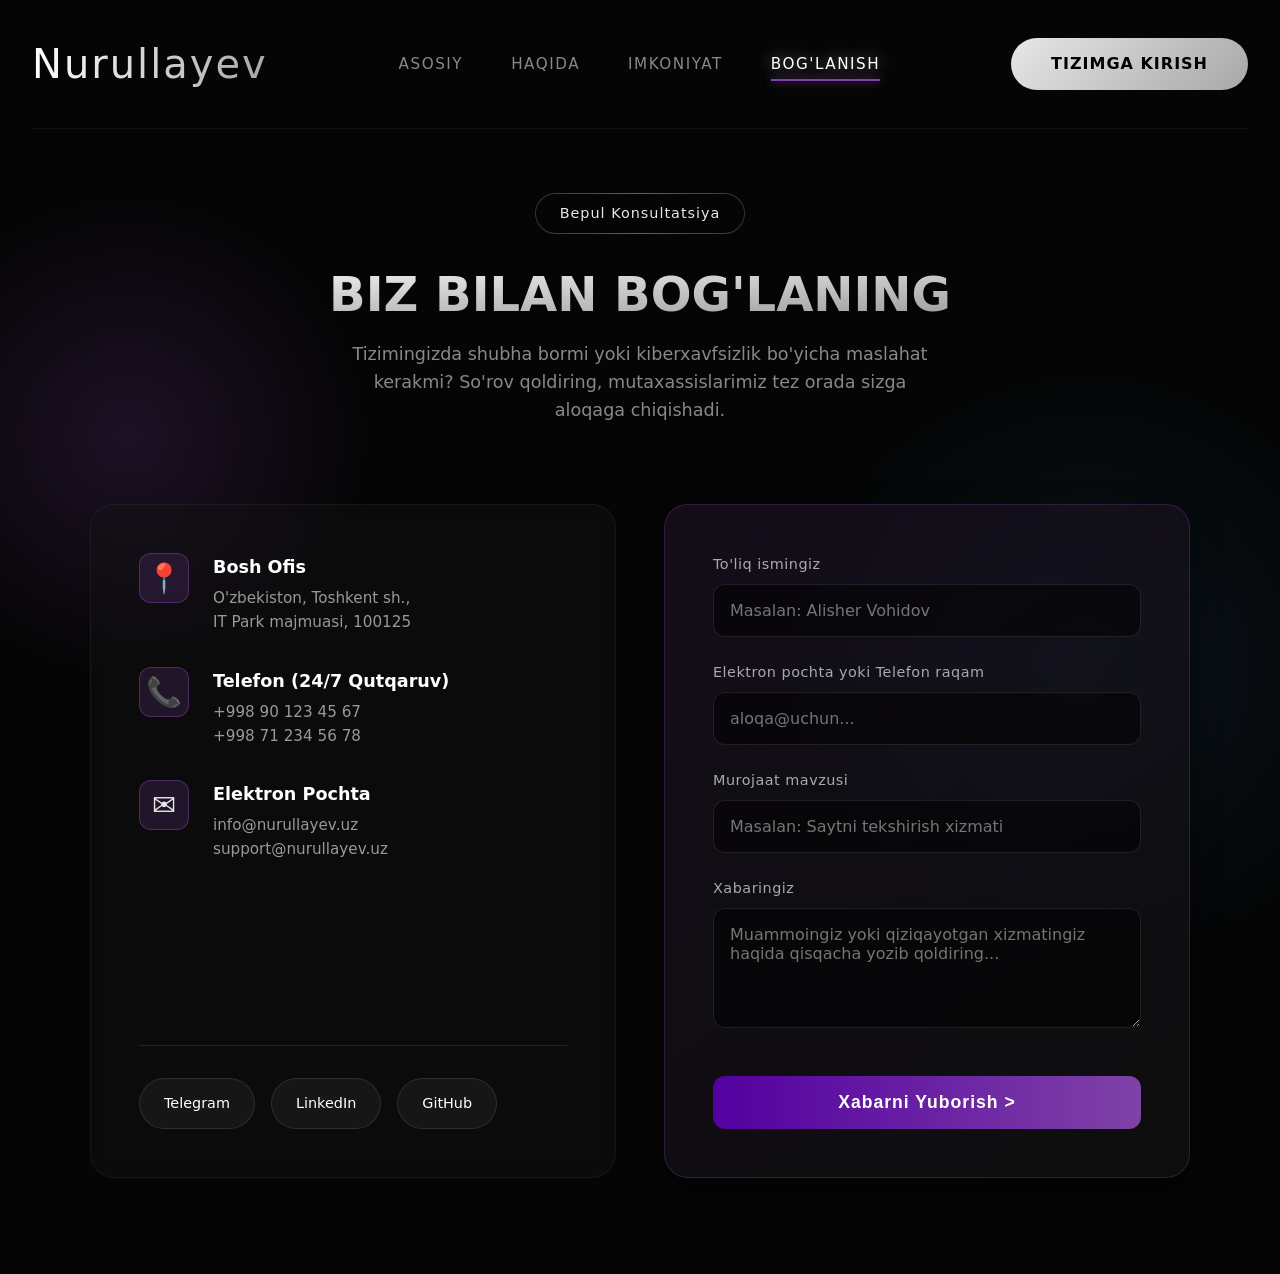
<file: boglanish.html>
<!DOCTYPE html>
<html lang="uz">
<head>
    <meta charset="UTF-8">
    <meta name="viewport" content="width=device-width, initial-scale=1.0">
    <title>Bog'lanish - Nurullayev Kiberxavfsizlik</title>
    <style>
        /* ================= ASOSIY SOZLAMALAR ================= */
        * {
            margin: 0;
            padding: 0;
            box-sizing: border-box;
        }

        body {
            font-family: system-ui, -apple-system, BlinkMacSystemFont, 'Segoe UI', Roboto, Oxygen, Ubuntu, Cantarell, sans-serif;
            background-color: #050505;
            color: #e7e7e7;
            min-height: 100vh;
            overflow-x: hidden;
            line-height: 1.6;
        }

        /* ================= ORQA FON EFFEKTLARI ================= */
        .ambient-light-1 {
            position: fixed;
            top: 20%;
            left: -10%;
            width: 40vw;
            height: 40vw;
            background: radial-gradient(circle, rgba(127, 66, 167, 0.2) 0%, rgba(0,0,0,0) 70%);
            z-index: 1;
            pointer-events: none;
        }

        .ambient-light-2 {
            position: fixed;
            bottom: -10%;
            right: -10%;
            width: 50vw;
            height: 50vw;
            background: radial-gradient(circle, rgba(42, 107, 167, 0.15) 0%, rgba(0,0,0,0) 70%);
            z-index: 1;
            pointer-events: none;
        }

        .container {
            position: relative;
            z-index: 10;
            max-width: 1400px;
            margin: 0 auto;
            padding: 0 2rem;
        }

        /* ================= YUQORI MENYU (HEADER) ================= */
        header {
            display: flex;
            justify-content: space-between;
            align-items: center;
            padding: 2rem 0;
            border-bottom: 1px solid rgba(255, 255, 255, 0.05);
        }

        .logo {
            font-size: 2.5rem;
            font-weight: 300;
            letter-spacing: 2px;
            background: linear-gradient(to right, #fff, #a7a7a7);
            -webkit-background-clip: text;
            -webkit-text-fill-color: transparent;
        }

        nav {
            display: flex;
            gap: 3rem;
        }

        nav a {
            color: #888;
            text-decoration: none;
            font-size: 0.95rem;
            letter-spacing: 0.1em;
            font-weight: 500;
            transition: all 0.3s ease;
            position: relative;
        }

        nav a:hover {
            color: #fff;
        }

        .nav-active {
            color: #fff !important;
            text-shadow: 0 0 15px rgba(255, 255, 255, 0.5);
        }

        .nav-active::after {
            content: '';
            position: absolute;
            bottom: -5px;
            left: 0;
            width: 100%;
            height: 2px;
            background: #7f42a7;
            box-shadow: 0 0 10px #7f42a7;
        }

        .btn-sign {
            background: linear-gradient(135deg, #e7e7e7, #a7a7a7);
            color: #000;
            padding: 0.8rem 2.5rem;
            border-radius: 50px;
            text-decoration: none;
            font-weight: 600;
            letter-spacing: 1px;
            transition: all 0.3s ease;
            border: none;
        }

        .btn-sign:hover {
            transform: translateY(-2px);
            box-shadow: 0 5px 20px rgba(231, 231, 231, 0.3);
            background: #fff;
        }

        /* ================= BOG'LANISH QISMI (HERO) ================= */
        .contact-hero {
            text-align: center;
            padding: 4rem 0 2rem;
        }

        .tag-box {
            display: inline-flex;
            padding: 1px;
            border-radius: 50px;
            background: linear-gradient(90deg, #333, #7f42a7, #333);
            margin-bottom: 2rem;
        }

        .tag {
            background: #050505;
            padding: 0.5rem 1.5rem;
            border-radius: 50px;
            font-size: 0.9rem;
            letter-spacing: 1px;
            color: #e7e7e7;
        }

        .title {
            font-size: 3rem;
            font-weight: 700;
            line-height: 1.2;
            margin-bottom: 1rem;
            background: linear-gradient(to bottom right, #ffffff, #888888);
            -webkit-background-clip: text;
            -webkit-text-fill-color: transparent;
        }

        .subtitle {
            color: #888;
            font-size: 1.1rem;
            max-width: 600px;
            margin: 0 auto;
        }

        /* ================= ASOSIY KONTAKT BLOKI ================= */
        .contact-wrapper {
            display: grid;
            grid-template-columns: repeat(auto-fit, minmax(350px, 1fr));
            gap: 3rem;
            padding: 3rem 0 6rem;
            max-width: 1100px;
            margin: 0 auto;
        }

        /* Chap tomon: Kontakt Ma'lumotlari */
        .contact-info-card {
            background: rgba(20, 20, 20, 0.4);
            backdrop-filter: blur(12px);
            -webkit-backdrop-filter: blur(12px);
            border: 1px solid rgba(255, 255, 255, 0.05);
            border-radius: 24px;
            padding: 3rem;
            display: flex;
            flex-direction: column;
            gap: 2rem;
        }

        .info-item {
            display: flex;
            align-items: flex-start;
            gap: 1.5rem;
        }

        .info-icon {
            font-size: 1.8rem;
            background: rgba(127, 66, 167, 0.2);
            width: 50px;
            height: 50px;
            display: flex;
            align-items: center;
            justify-content: center;
            border-radius: 12px;
            border: 1px solid rgba(127, 66, 167, 0.5);
        }

        .info-text h4 {
            color: #fff;
            font-size: 1.1rem;
            margin-bottom: 0.3rem;
            font-weight: 600;
        }

        .info-text p {
            color: #999;
            font-size: 0.95rem;
        }

        /* Ijtimoiy tarmoqlar */
        .social-links {
            display: flex;
            gap: 1rem;
            margin-top: auto;
            padding-top: 2rem;
            border-top: 1px solid rgba(255, 255, 255, 0.1);
        }

        .social-btn {
            background: rgba(255, 255, 255, 0.05);
            color: #fff;
            text-decoration: none;
            padding: 0.8rem 1.5rem;
            border-radius: 50px;
            font-size: 0.9rem;
            border: 1px solid rgba(255, 255, 255, 0.1);
            transition: all 0.3s ease;
        }

        .social-btn:hover {
            background: #7f42a7;
            border-color: #7f42a7;
            box-shadow: 0 5px 15px rgba(127, 66, 167, 0.4);
            transform: translateY(-3px);
        }

        /* O'ng tomon: Xabar Yuborish Formasi */
        .contact-form-card {
            background: linear-gradient(145deg, rgba(30, 20, 40, 0.6), rgba(15, 15, 15, 0.8));
            border: 1px solid rgba(127, 66, 167, 0.3);
            border-radius: 24px;
            padding: 3rem;
            box-shadow: 0 10px 30px rgba(0, 0, 0, 0.5);
        }

        .form-group {
            margin-bottom: 1.5rem;
        }

        .form-group label {
            display: block;
            color: #aaa;
            margin-bottom: 0.5rem;
            font-size: 0.9rem;
            letter-spacing: 0.5px;
        }

        .form-control {
            width: 100%;
            background: rgba(0, 0, 0, 0.5);
            border: 1px solid rgba(255, 255, 255, 0.1);
            border-radius: 12px;
            padding: 1rem;
            color: #fff;
            font-family: inherit;
            font-size: 1rem;
            transition: all 0.3s ease;
            outline: none;
        }

        /* Formaga bosganda yuzaga keladigan neon effekt */
        .form-control:focus {
            border-color: #7f42a7;
            box-shadow: 0 0 15px rgba(127, 66, 167, 0.4);
            background: rgba(20, 10, 30, 0.8);
        }

        textarea.form-control {
            resize: vertical;
            min-height: 120px;
        }

        .submit-btn {
            width: 100%;
            background: linear-gradient(90deg, #5300a0, #7f42a7);
            color: #fff;
            border: none;
            padding: 1rem;
            border-radius: 12px;
            font-size: 1.1rem;
            font-weight: 600;
            letter-spacing: 1px;
            cursor: pointer;
            transition: all 0.3s ease;
            margin-top: 1rem;
        }

        .submit-btn:hover {
            box-shadow: 0 10px 25px rgba(127, 66, 167, 0.5);
            transform: translateY(-2px);
        }

    </style>
</head>
<body>

    <div class="ambient-light-1"></div>
    <div class="ambient-light-2"></div>

    <div class="container">
        
        <header>
            <h1 class="logo">Nurullayev</h1>
            <nav>
    <a href="index.html">ASOSIY</a>
    <a href="haqida.html">HAQIDA</a>
    <a href="imkoniyat.html">IMKONIYAT</a>
    <a href="boglanish.html" class="nav-active">BOG'LANISH</a>
</nav>
            <a href="#" class="btn-sign">TIZIMGA KIRISH</a>
        </header>

        <div class="contact-hero">
            <div class="tag-box">
                <div class="tag">Bepul Konsultatsiya</div>
            </div>
            <h2 class="title">BIZ BILAN BOG'LANING</h2>
            <p class="subtitle">Tizimingizda shubha bormi yoki kiberxavfsizlik bo'yicha maslahat kerakmi? So'rov qoldiring, mutaxassislarimiz tez orada sizga aloqaga chiqishadi.</p>
        </div>

        <div class="contact-wrapper">
            
            <div class="contact-info-card">
                
                <div class="info-item">
                    <div class="info-icon">📍</div>
                    <div class="info-text">
                        <h4>Bosh Ofis</h4>
                        <p>O'zbekiston, Toshkent sh.,<br>IT Park majmuasi, 100125</p>
                    </div>
                </div>

                <div class="info-item">
                    <div class="info-icon">📞</div>
                    <div class="info-text">
                        <h4>Telefon (24/7 Qutqaruv)</h4>
                        <p>+998 90 123 45 67<br>+998 71 234 56 78</p>
                    </div>
                </div>

                <div class="info-item">
                    <div class="info-icon">✉️</div>
                    <div class="info-text">
                        <h4>Elektron Pochta</h4>
                        <p>info@nurullayev.uz<br>support@nurullayev.uz</p>
                    </div>
                </div>

                <div class="social-links">
                    <a href="#" class="social-btn">Telegram</a>
                    <a href="#" class="social-btn">LinkedIn</a>
                    <a href="#" class="social-btn">GitHub</a>
                </div>

            </div>

            <div class="contact-form-card">
                <form onsubmit="event.preventDefault(); alert('Xabaringiz muvaffaqiyatli yuborildi. Tez orada aloqaga chiqamiz!'); this.reset();">
                    
                    <div class="form-group">
                        <label for="name">To'liq ismingiz</label>
                        <input type="text" id="name" class="form-control" placeholder="Masalan: Alisher Vohidov" required>
                    </div>

                    <div class="form-group">
                        <label for="email">Elektron pochta yoki Telefon raqam</label>
                        <input type="text" id="email" class="form-control" placeholder="aloqa@uchun..." required>
                    </div>

                    <div class="form-group">
                        <label for="subject">Murojaat mavzusi</label>
                        <input type="text" id="subject" class="form-control" placeholder="Masalan: Saytni tekshirish xizmati">
                    </div>

                    <div class="form-group">
                        <label for="message">Xabaringiz</label>
                        <textarea id="message" class="form-control" placeholder="Muammoingiz yoki qiziqayotgan xizmatingiz haqida qisqacha yozib qoldiring..." required></textarea>
                    </div>

                    <button type="submit" class="submit-btn">Xabarni Yuborish &gt;</button>
                </form>
            </div>

        </div>

    </div>

</body>
</html>
</file>
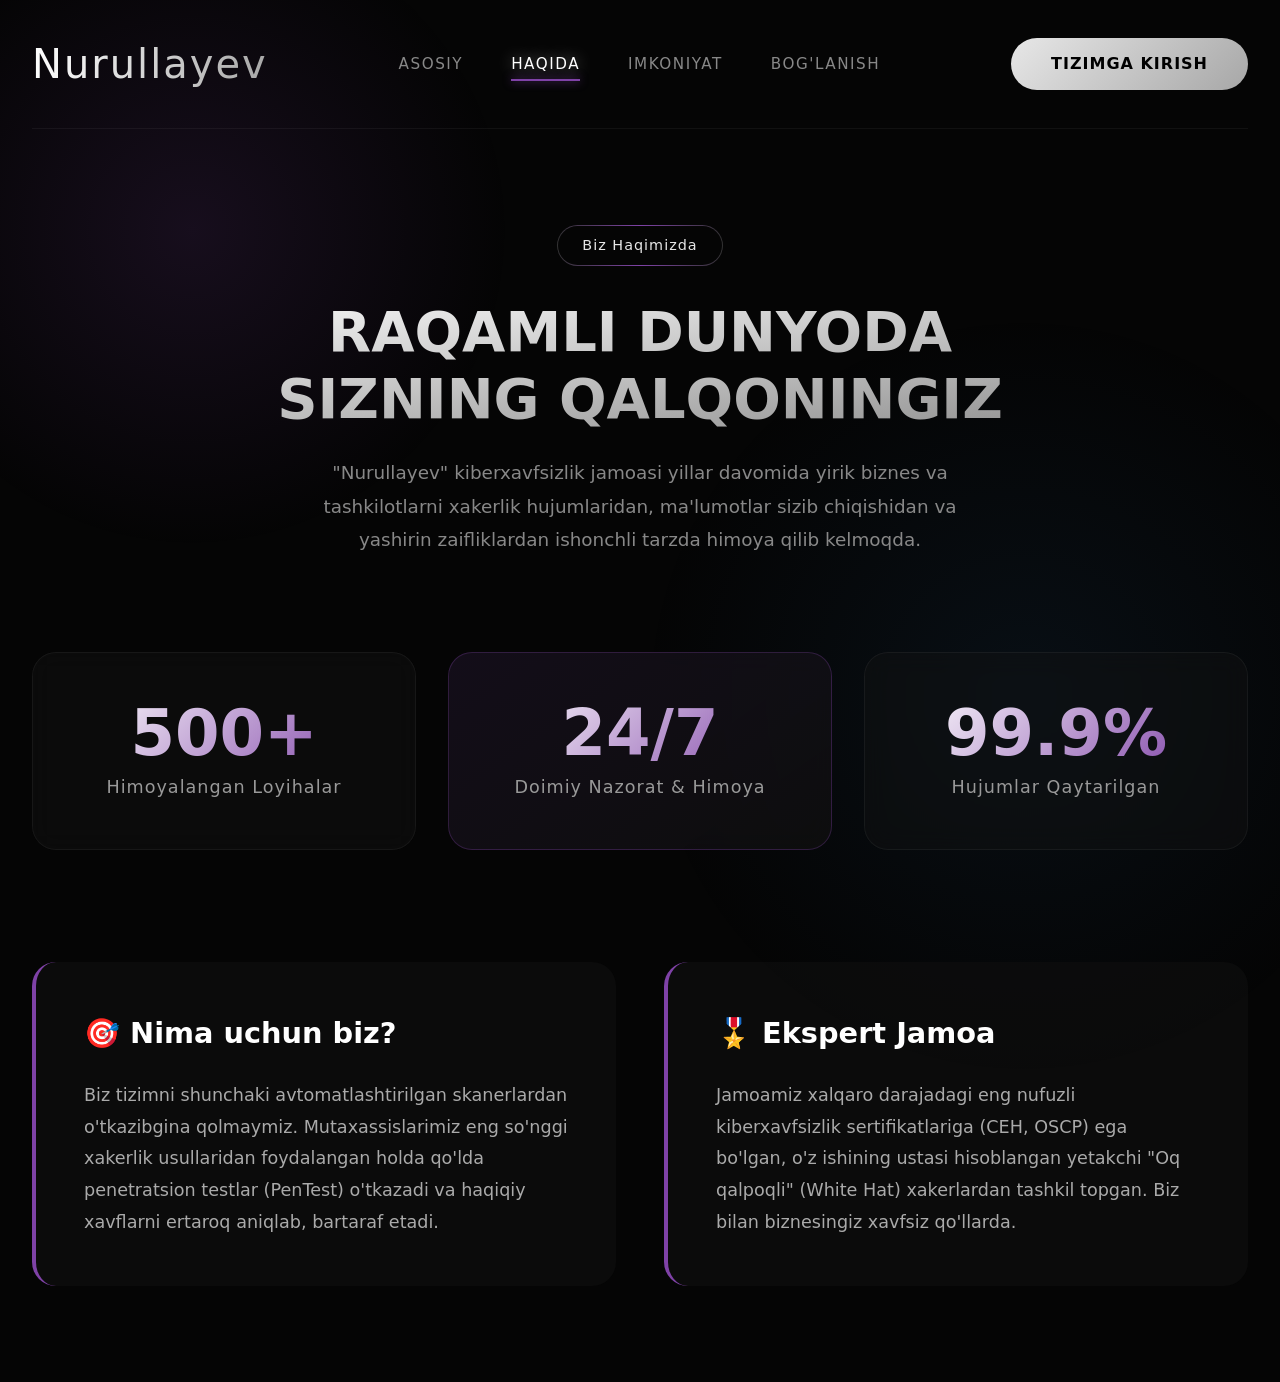
<file: haqida.html>
<!DOCTYPE html>
<html lang="uz">
<head>
    <meta charset="UTF-8">
    <meta name="viewport" content="width=device-width, initial-scale=1.0">
    <title>Haqida - Nurullayev Kiberxavfsizlik</title>
    <style>
        /* ================= ASOSIY SOZLAMALAR ================= */
        * {
            margin: 0;
            padding: 0;
            box-sizing: border-box;
        }

        body {
            font-family: system-ui, -apple-system, BlinkMacSystemFont, 'Segoe UI', Roboto, Oxygen, Ubuntu, Cantarell, sans-serif;
            background-color: #050505; /* Juda to'q qora fon */
            color: #e7e7e7;
            min-height: 100vh;
            overflow-x: hidden;
            line-height: 1.6;
        }

        /* ================= ORQA FON EFFEKTLARI ================= */
        .ambient-light-1 {
            position: fixed;
            top: -10%;
            left: -10%;
            width: 50vw;
            height: 50vw;
            background: radial-gradient(circle, rgba(127, 66, 167, 0.15) 0%, rgba(0,0,0,0) 70%);
            z-index: 1;
            pointer-events: none;
        }

        .ambient-light-2 {
            position: fixed;
            bottom: -20%;
            right: -10%;
            width: 60vw;
            height: 60vw;
            background: radial-gradient(circle, rgba(42, 107, 167, 0.1) 0%, rgba(0,0,0,0) 70%);
            z-index: 1;
            pointer-events: none;
        }

        .container {
            position: relative;
            z-index: 10;
            max-width: 1400px;
            margin: 0 auto;
            padding: 0 2rem;
        }

        /* ================= YUQORI MENYU (HEADER) ================= */
        header {
            display: flex;
            justify-content: space-between;
            align-items: center;
            padding: 2rem 0;
            border-bottom: 1px solid rgba(255, 255, 255, 0.05);
        }

        .logo {
            font-size: 2.5rem;
            font-weight: 300;
            letter-spacing: 2px;
            background: linear-gradient(to right, #fff, #a7a7a7);
            -webkit-background-clip: text;
            -webkit-text-fill-color: transparent;
        }

        nav {
            display: flex;
            gap: 3rem;
        }

        nav a {
            color: #888;
            text-decoration: none;
            font-size: 0.95rem;
            letter-spacing: 0.1em;
            font-weight: 500;
            transition: all 0.3s ease;
            position: relative;
        }

        nav a:hover {
            color: #fff;
        }

        /* Aktiv menyu (Hozirgi sahifa) */
        .nav-active {
            color: #fff !important;
            text-shadow: 0 0 15px rgba(255, 255, 255, 0.5);
        }

        .nav-active::after {
            content: '';
            position: absolute;
            bottom: -5px;
            left: 0;
            width: 100%;
            height: 2px;
            background: #7f42a7;
            box-shadow: 0 0 10px #7f42a7;
        }

        .btn-sign {
            background: linear-gradient(135deg, #e7e7e7, #a7a7a7);
            color: #000;
            padding: 0.8rem 2.5rem;
            border-radius: 50px;
            text-decoration: none;
            font-weight: 600;
            letter-spacing: 1px;
            transition: all 0.3s ease;
            border: none;
        }

        .btn-sign:hover {
            transform: translateY(-2px);
            box-shadow: 0 5px 20px rgba(231, 231, 231, 0.3);
            background: #fff;
        }

        /* ================= ASOSIY QISM (HERO) ================= */
        .about-hero {
            text-align: center;
            padding: 6rem 0 3rem;
        }

        .tag-box {
            display: inline-flex;
            padding: 1px;
            border-radius: 50px;
            background: linear-gradient(90deg, #333, #7f42a7, #333);
            margin-bottom: 2rem;
        }

        .tag {
            background: #050505;
            padding: 0.5rem 1.5rem;
            border-radius: 50px;
            font-size: 0.9rem;
            letter-spacing: 1px;
            color: #e7e7e7;
        }

        .title {
            font-size: 3.5rem;
            font-weight: 700;
            line-height: 1.2;
            margin-bottom: 1.5rem;
            background: linear-gradient(to bottom right, #ffffff, #888888);
            -webkit-background-clip: text;
            -webkit-text-fill-color: transparent;
        }

        .subtitle {
            color: #888;
            font-size: 1.15rem;
            max-width: 700px;
            margin: 0 auto;
            line-height: 1.8;
        }

        /* ================= STATISTIKA KARTALARI ================= */
        .stats-container {
            display: grid;
            grid-template-columns: repeat(auto-fit, minmax(280px, 1fr));
            gap: 2rem;
            padding: 3rem 0;
        }

        .stat-card {
            background: rgba(20, 20, 20, 0.4);
            backdrop-filter: blur(12px);
            -webkit-backdrop-filter: blur(12px);
            border: 1px solid rgba(255, 255, 255, 0.05);
            border-radius: 24px;
            padding: 3rem 2rem;
            text-align: center;
            transition: all 0.4s ease;
            position: relative;
            overflow: hidden;
        }

        .stat-card:hover {
            transform: translateY(-10px);
            border-color: rgba(127, 66, 167, 0.5);
            box-shadow: 0 20px 40px rgba(0, 0, 0, 0.5), 0 0 20px rgba(127, 66, 167, 0.1);
        }

        .stat-number {
            font-size: 4rem;
            font-weight: 800;
            color: #fff;
            margin-bottom: 0.5rem;
            line-height: 1;
            background: linear-gradient(135deg, #fff, #7f42a7);
            -webkit-background-clip: text;
            -webkit-text-fill-color: transparent;
        }

        .stat-label {
            color: #999;
            font-size: 1.1rem;
            letter-spacing: 1px;
        }

        .premium-stat {
            background: linear-gradient(145deg, rgba(30, 20, 40, 0.6), rgba(15, 15, 15, 0.8));
            border: 1px solid rgba(127, 66, 167, 0.3);
        }

        /* ================= MA'LUMOT BLOKLARI ================= */
        .info-container {
            display: grid;
            grid-template-columns: repeat(auto-fit, minmax(400px, 1fr));
            gap: 3rem;
            padding: 4rem 0 6rem;
        }

        .info-box {
            background: rgba(15, 15, 15, 0.6);
            border-radius: 24px;
            padding: 3rem;
            border-left: 4px solid #7f42a7;
            position: relative;
            transition: 0.3s ease;
        }

        .info-box:hover {
            background: rgba(20, 20, 20, 0.8);
            box-shadow: 0 10px 30px rgba(0,0,0,0.5);
        }

        .info-box h3 {
            font-size: 1.8rem;
            color: #fff;
            margin-bottom: 1.5rem;
            display: flex;
            align-items: center;
            gap: 15px;
        }

        .info-box p {
            color: #aaa;
            line-height: 1.8;
            font-size: 1.1rem;
        }

    </style>
</head>
<body>

    <div class="ambient-light-1"></div>
    <div class="ambient-light-2"></div>

    <div class="container">
        
        <header>
            <h1 class="logo">Nurullayev</h1>
            <nav>
    <a href="index.html">ASOSIY</a>
    <a href="haqida.html" class="nav-active">HAQIDA</a>
    <a href="imkoniyat.html">IMKONIYAT</a>
    <a href="boglanish.html">BOG'LANISH</a>
</nav>
            <a href="#" class="btn-sign">TIZIMGA KIRISH</a>
        </header>

        <div class="about-hero">
            <div class="tag-box">
                <div class="tag">Biz Haqimizda</div>
            </div>
            <h2 class="title">RAQAMLI DUNYODA<br>SIZNING QALQONINGIZ</h2>
            <p class="subtitle">"Nurullayev" kiberxavfsizlik jamoasi yillar davomida yirik biznes va tashkilotlarni xakerlik hujumlaridan, ma'lumotlar sizib chiqishidan va yashirin zaifliklardan ishonchli tarzda himoya qilib kelmoqda.</p>
        </div>

        <div class="stats-container">
            <div class="stat-card">
                <div class="stat-number">500+</div>
                <div class="stat-label">Himoyalangan Loyihalar</div>
            </div>
            <div class="stat-card premium-stat">
                <div class="stat-number">24/7</div>
                <div class="stat-label">Doimiy Nazorat & Himoya</div>
            </div>
            <div class="stat-card">
                <div class="stat-number">99.9%</div>
                <div class="stat-label">Hujumlar Qaytarilgan</div>
            </div>
        </div>

        <div class="info-container">
            <div class="info-box">
                <h3>🎯 Nima uchun biz?</h3>
                <p>Biz tizimni shunchaki avtomatlashtirilgan skanerlardan o'tkazibgina qolmaymiz. Mutaxassislarimiz eng so'nggi xakerlik usullaridan foydalangan holda qo'lda penetratsion testlar (PenTest) o'tkazadi va haqiqiy xavflarni ertaroq aniqlab, bartaraf etadi.</p>
            </div>
            <div class="info-box">
                <h3>🎖️ Ekspert Jamoa</h3>
                <p>Jamoamiz xalqaro darajadagi eng nufuzli kiberxavfsizlik sertifikatlariga (CEH, OSCP) ega bo'lgan, o'z ishining ustasi hisoblangan yetakchi "Oq qalpoqli" (White Hat) xakerlardan tashkil topgan. Biz bilan biznesingiz xavfsiz qo'llarda.</p>
            </div>
        </div>

    </div>

</body>
</html>
</file>
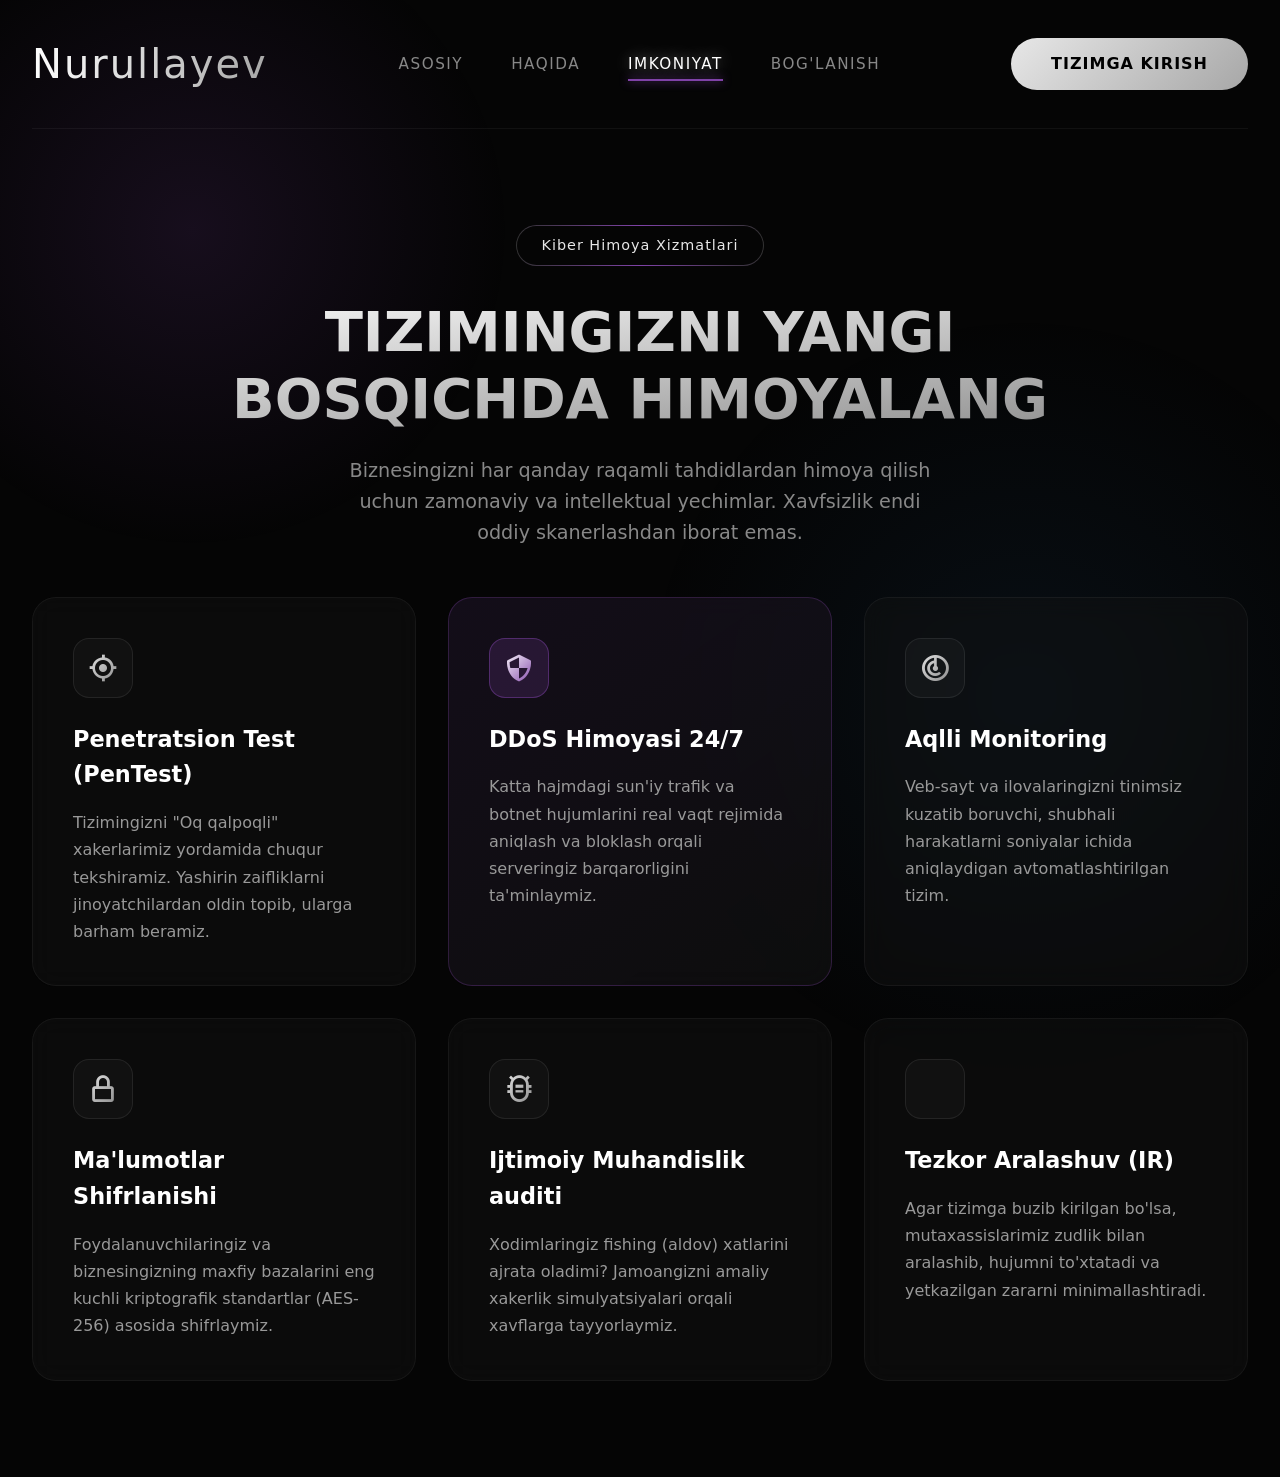
<file: imkoniyat.html>
<!DOCTYPE html>
<html lang="uz">
<head>
    <meta charset="UTF-8">
    <meta name="viewport" content="width=device-width, initial-scale=1.0">
    <title>Imkoniyat - Nurullayev Kiberxavfsizlik</title>
    <link rel="stylesheet" href="https://fontawesome.com/icons/building?f=classic&s=regular">
    <link href='https://unpkg.com/boxicons@2.1.4/css/boxicons.min.css' rel='stylesheet'>
    
    <style>
        /* ================= ASOSIY SOZLAMALAR ================= */
        * {
            margin: 0;
            padding: 0;
            box-sizing: border-box;
        }

        body {
            font-family: system-ui, -apple-system, BlinkMacSystemFont, 'Segoe UI', Roboto, Oxygen, Ubuntu, Cantarell, sans-serif;
            background-color: #050505; /* Juda to'q qora fon */
            color: #e7e7e7;
            min-height: 100vh;
            overflow-x: hidden;
            line-height: 1.6;
        }

        /* ================= ORQA FON EFFEKTLARI ================= */
        .ambient-light-1 {
            position: fixed;
            top: -10%;
            left: -10%;
            width: 50vw;
            height: 50vw;
            background: radial-gradient(circle, rgba(127, 66, 167, 0.15) 0%, rgba(0,0,0,0) 70%);
            z-index: 1;
            pointer-events: none;
        }

        .ambient-light-2 {
            position: fixed;
            bottom: -20%;
            right: -10%;
            width: 60vw;
            height: 60vw;
            background: radial-gradient(circle, rgba(42, 107, 167, 0.1) 0%, rgba(0,0,0,0) 70%);
            z-index: 1;
            pointer-events: none;
        }

        .container {
            position: relative;
            z-index: 10;
            max-width: 1400px;
            margin: 0 auto;
            padding: 0 2rem;
        }

        /* ================= YUQORI MENYU (HEADER) ================= */
        header {
            display: flex;
            justify-content: space-between;
            align-items: center;
            padding: 2rem 0;
            border-bottom: 1px solid rgba(255, 255, 255, 0.05);
        }

        .logo {
            font-size: 2.5rem;
            font-weight: 300;
            letter-spacing: 2px;
            background: linear-gradient(to right, #fff, #a7a7a7);
            -webkit-background-clip: text;
            -webkit-text-fill-color: transparent;
        }

        nav {
            display: flex;
            gap: 3rem;
        }

        nav a {
            color: #888;
            text-decoration: none;
            font-size: 0.95rem;
            letter-spacing: 0.1em;
            font-weight: 500;
            transition: all 0.3s ease;
            position: relative;
        }

        nav a:hover {
            color: #fff;
        }

        .nav-active {
            color: #fff !important;
            text-shadow: 0 0 15px rgba(255, 255, 255, 0.5);
        }

        .nav-active::after {
            content: '';
            position: absolute;
            bottom: -5px;
            left: 0;
            width: 100%;
            height: 2px;
            background: #7f42a7;
            box-shadow: 0 0 10px #7f42a7;
        }

        .btn-sign {
            background: linear-gradient(135deg, #e7e7e7, #a7a7a7);
            color: #000;
            padding: 0.8rem 2.5rem;
            border-radius: 50px;
            text-decoration: none;
            font-weight: 600;
            letter-spacing: 1px;
            transition: all 0.3s ease;
            border: none;
        }

        .btn-sign:hover {
            transform: translateY(-2px);
            box-shadow: 0 5px 20px rgba(231, 231, 231, 0.3);
            background: #fff;
        }

        /* ================= ASOSIY QISM (HERO) ================= */
        .features-hero {
            text-align: center;
            padding: 6rem 0 3rem;
        }

        .tag-box {
            display: inline-flex;
            padding: 1px;
            border-radius: 50px;
            background: linear-gradient(90deg, #333, #7f42a7, #333);
            margin-bottom: 2rem;
        }

        .tag {
            background: #050505;
            padding: 0.5rem 1.5rem;
            border-radius: 50px;
            font-size: 0.9rem;
            letter-spacing: 1px;
            color: #e7e7e7;
        }

        .title {
            font-size: 3.5rem;
            font-weight: 700;
            line-height: 1.2;
            margin-bottom: 1.5rem;
            background: linear-gradient(to bottom right, #ffffff, #888888);
            -webkit-background-clip: text;
            -webkit-text-fill-color: transparent;
        }

        .subtitle {
            color: #888;
            font-size: 1.2rem;
            max-width: 600px;
            margin: 0 auto;
        }

        /* ================= XIZMATLAR KARTALARI (GRID) ================= */
        .grid-container {
            display: grid;
            grid-template-columns: repeat(auto-fit, minmax(320px, 1fr));
            gap: 2rem;
            padding-bottom: 6rem;
        }

        .card {
            background: rgba(20, 20, 20, 0.4);
            backdrop-filter: blur(12px);
            -webkit-backdrop-filter: blur(12px);
            border: 1px solid rgba(255, 255, 255, 0.05);
            border-radius: 24px;
            padding: 2.5rem;
            transition: all 0.4s cubic-bezier(0.175, 0.885, 0.32, 1.275);
            position: relative;
            overflow: hidden;
        }

        .card::before {
            content: '';
            position: absolute;
            top: 0;
            left: 0;
            width: 100%;
            height: 100%;
            background: radial-gradient(circle at 50% 0%, rgba(127, 66, 167, 0.1) 0%, transparent 60%);
            opacity: 0;
            transition: opacity 0.4s ease;
        }

        .card:hover {
            transform: translateY(-10px);
            border-color: rgba(127, 66, 167, 0.5);
            box-shadow: 0 20px 40px rgba(0, 0, 0, 0.5), 
                        0 0 20px rgba(127, 66, 167, 0.1);
        }

        .card:hover::before {
            opacity: 1;
        }

        .icon-wrapper {
            width: 60px;
            height: 60px;
            background: rgba(255, 255, 255, 0.03);
            border: 1px solid rgba(255, 255, 255, 0.08);
            border-radius: 16px;
            display: flex;
            align-items: center;
            justify-content: center;
            margin-bottom: 1.5rem;
            position: relative;
            z-index: 2;
        }

        /* YANGLANGAN IKONKA STILLARI */
        .icon-wrapper i {
            font-size: 2rem; /* Ikonka kattaligi */
            background: linear-gradient(135deg, #e7e7e7, #888);
            -webkit-background-clip: text;
            -webkit-text-fill-color: transparent;
            transition: all 0.3s ease;
        }

        .card:hover .icon-wrapper i {
            background: linear-gradient(135deg, #fff, #a742f5);
            -webkit-background-clip: text;
            -webkit-text-fill-color: transparent;
            transform: scale(1.1);
        }

        .card h3 {
            font-size: 1.4rem;
            color: #fff;
            margin-bottom: 1rem;
            font-weight: 600;
            position: relative;
            z-index: 2;
        }

        .card p {
            color: #999;
            font-size: 1rem;
            line-height: 1.7;
            position: relative;
            z-index: 2;
        }

        .premium-card {
            background: linear-gradient(145deg, rgba(30, 20, 40, 0.6), rgba(15, 15, 15, 0.8));
            border: 1px solid rgba(127, 66, 167, 0.3);
        }
        
        .premium-card .icon-wrapper {
            background: rgba(127, 66, 167, 0.2);
            border-color: rgba(127, 66, 167, 0.5);
        }

        .premium-card .icon-wrapper i {
            background: linear-gradient(135deg, #fff, #7f42a7);
            -webkit-background-clip: text;
            -webkit-text-fill-color: transparent;
        }

    </style>
</head>
<body>

    <div class="ambient-light-1"></div>
    <div class="ambient-light-2"></div>

    <div class="container">
        
        <header>
            <h1 class="logo">Nurullayev</h1>
            <nav>
                <a href="index.html">ASOSIY</a>
                <a href="haqida.html">HAQIDA</a>
                <a href="imkoniyat.html" class="nav-active">IMKONIYAT</a>
                <a href="boglanish.html">BOG'LANISH</a>
            </nav>
            <a href="#" class="btn-sign">TIZIMGA KIRISH</a>
        </header>

        <div class="features-hero">
            <div class="tag-box">
                <div class="tag">Kiber Himoya Xizmatlari</div>
            </div>
            <h2 class="title">TIZIMINGIZNI YANGI<br>BOSQICHDA HIMOYALANG</h2>
            <p class="subtitle">Biznesingizni har qanday raqamli tahdidlardan himoya qilish uchun zamonaviy va intellektual yechimlar. Xavfsizlik endi oddiy skanerlashdan iborat emas.</p>
        </div>

        <div class="grid-container">
            
            <div class="card">
                <div class="icon-wrapper"><i class='bx bx-target-lock'></i></div>
                <h3>Penetratsion Test (PenTest)</h3>
                <p>Tizimingizni "Oq qalpoqli" xakerlarimiz yordamida chuqur tekshiramiz. Yashirin zaifliklarni jinoyatchilardan oldin topib, ularga barham beramiz.</p>
            </div>

            <div class="card premium-card">
                <div class="icon-wrapper"><i class='bx bx-shield-quarter'></i></div>
                <h3>DDoS Himoyasi 24/7</h3>
                <p>Katta hajmdagi sun'iy trafik va botnet hujumlarini real vaqt rejimida aniqlash va bloklash orqali serveringiz barqarorligini ta'minlaymiz.</p>
            </div>

            <div class="card">
                <div class="icon-wrapper"><i class='bx bx-radar'></i></div>
                <h3>Aqlli Monitoring</h3>
                <p>Veb-sayt va ilovalaringizni tinimsiz kuzatib boruvchi, shubhali harakatlarni soniyalar ichida aniqlaydigan avtomatlashtirilgan tizim.</p>
            </div>

            <div class="card">
                <div class="icon-wrapper"><i class='bx bx-lock-alt'></i></div>
                <h3>Ma'lumotlar Shifrlanishi</h3>
                <p>Foydalanuvchilaringiz va biznesingizning maxfiy bazalarini eng kuchli kriptografik standartlar (AES-256) asosida shifrlaymiz.</p>
            </div>

            <div class="card">
                <div class="icon-wrapper"><i class='bx bx-bug-alt'></i></div>
                <h3>Ijtimoiy Muhandislik auditi</h3>
                <p>Xodimlaringiz fishing (aldov) xatlarini ajrata oladimi? Jamoangizni amaliy xakerlik simulyatsiyalari orqali xavflarga tayyorlaymiz.</p>
            </div>

            <div class="card">
                <div class="icon-wrapper"><i class="fa-regular fa-building"></i></div>
                <h3>Tezkor Aralashuv (IR)</h3>
                <p>Agar tizimga buzib kirilgan bo'lsa, mutaxassislarimiz zudlik bilan aralashib, hujumni to'xtatadi va yetkazilgan zararni minimallashtiradi.</p>
            </div>

        </div>

    </div>

</body>
</html>
</file>
